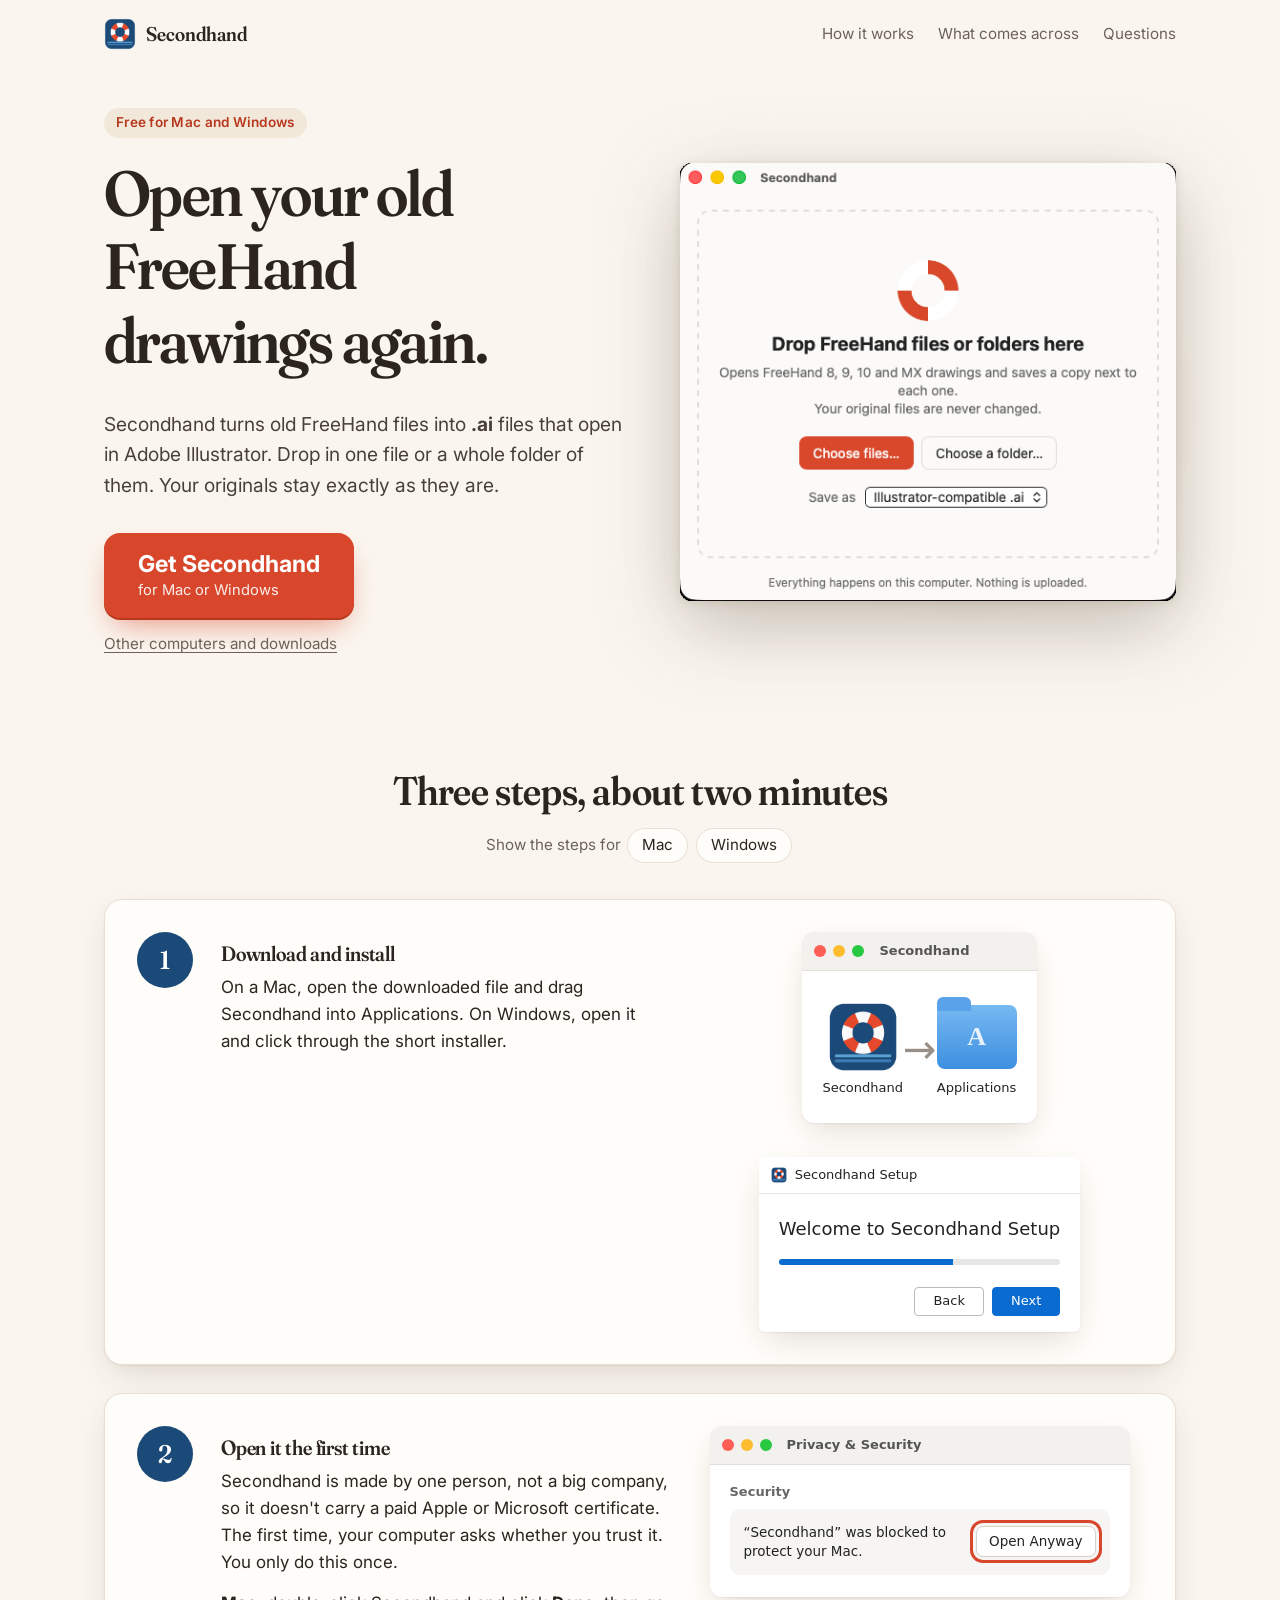
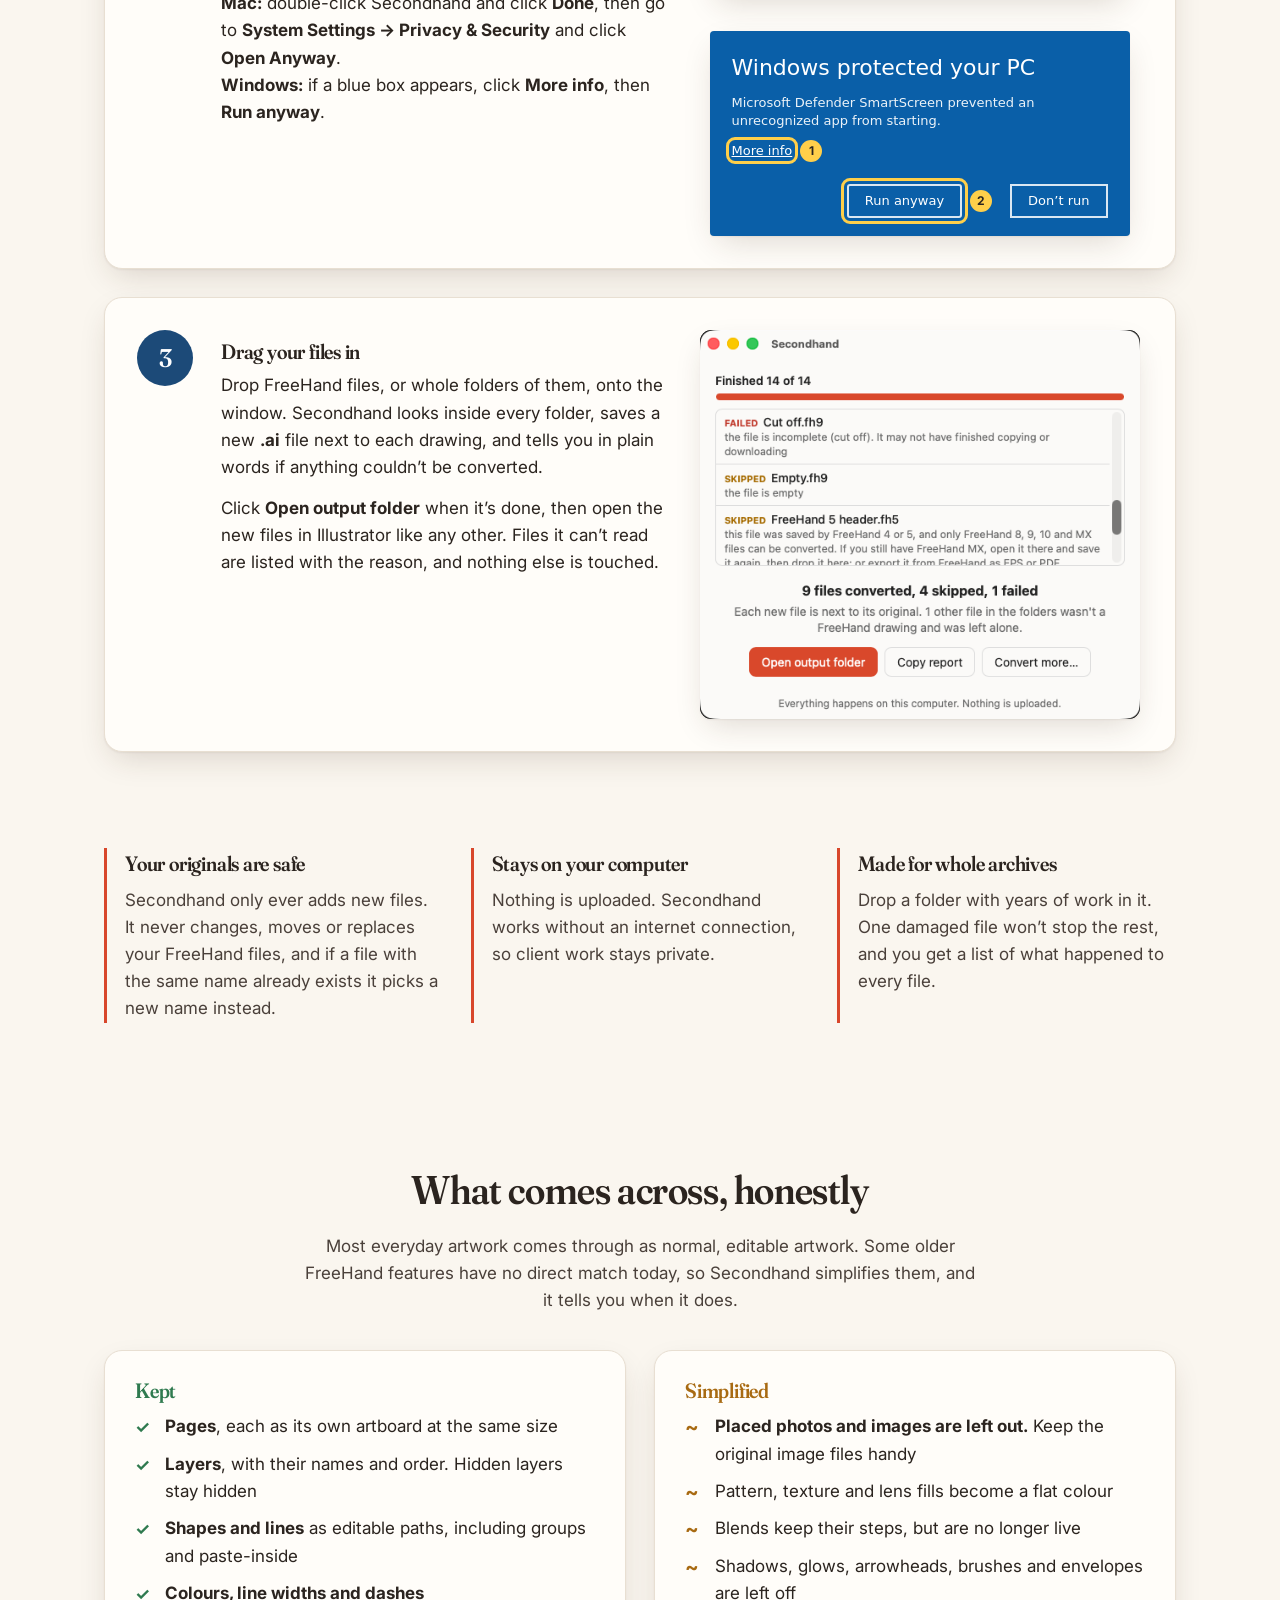
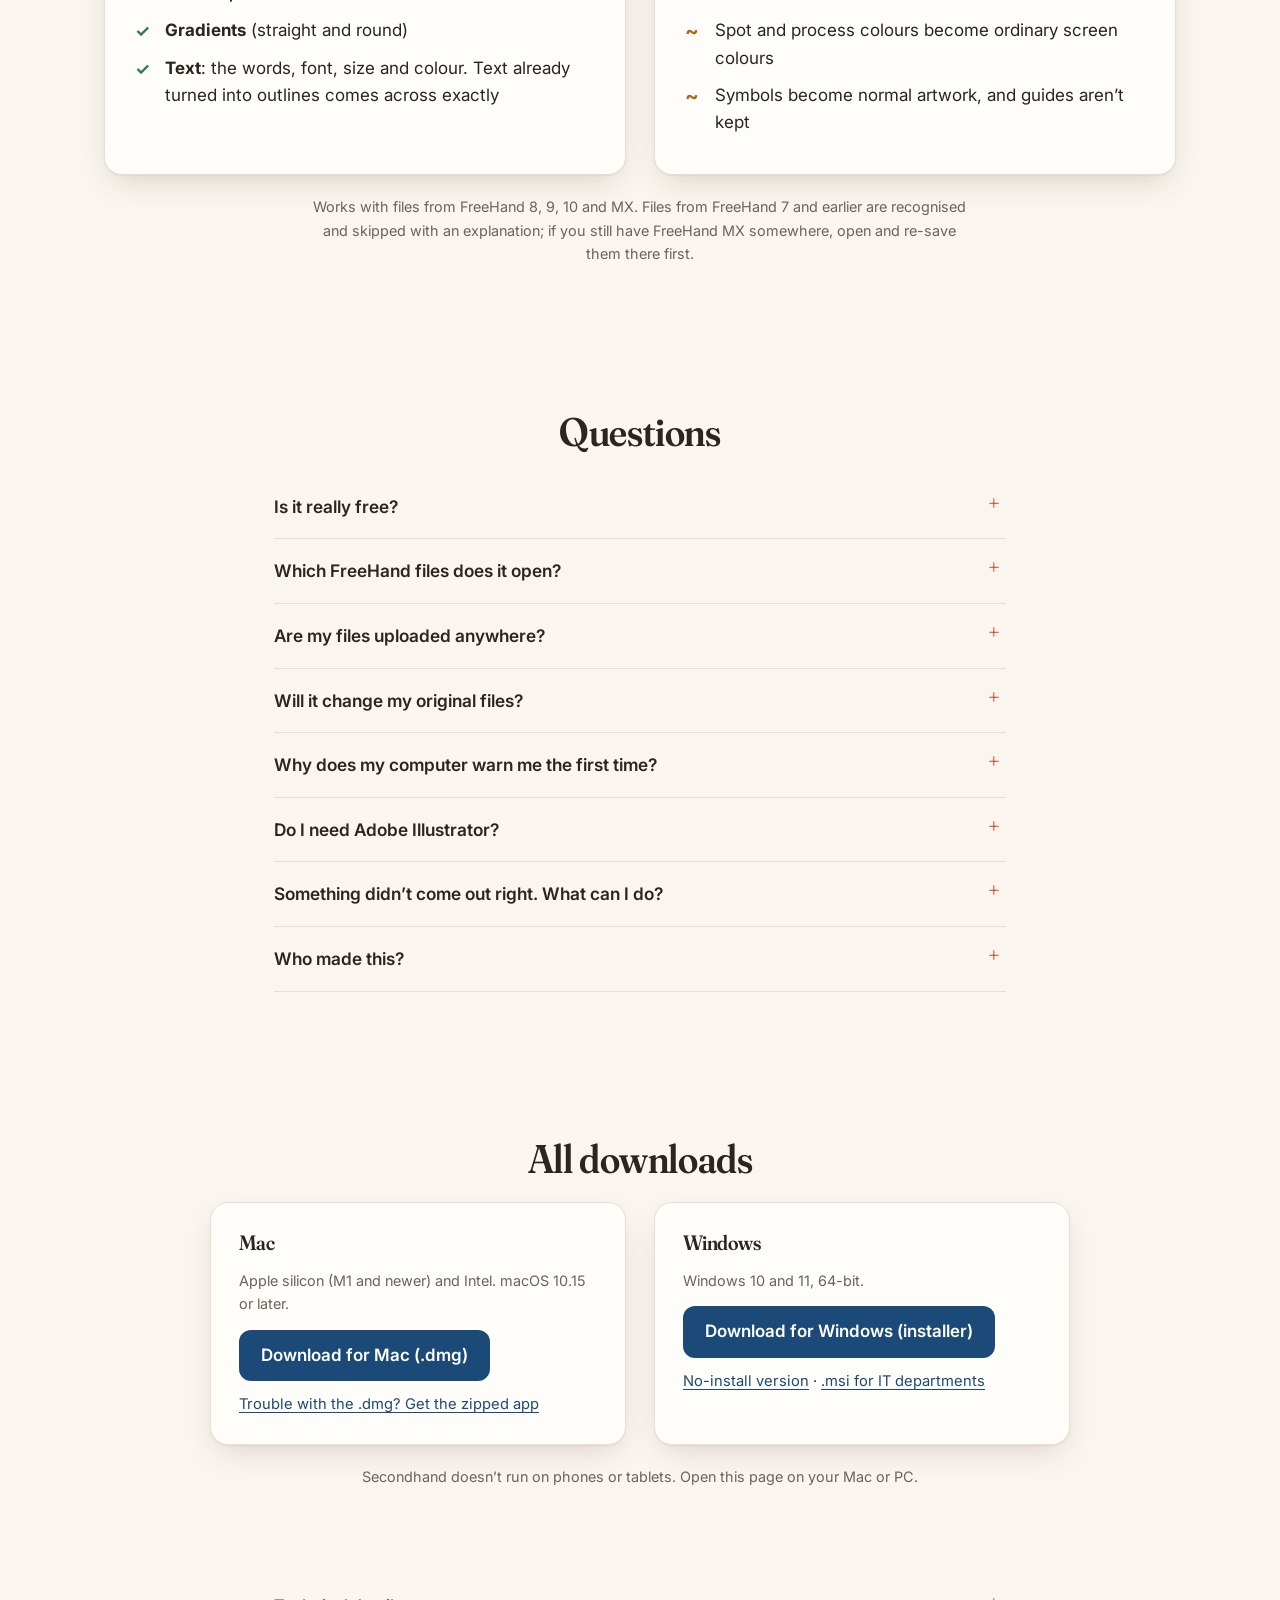
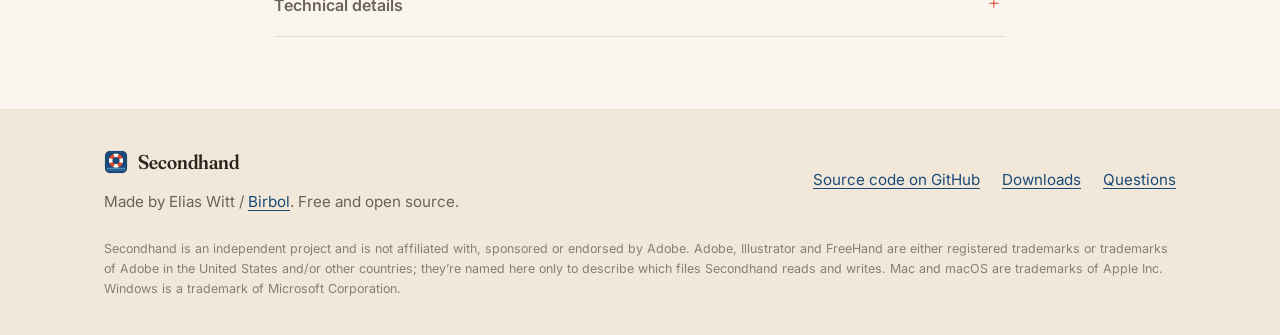
<file: site/index.html>
<!doctype html>
<html lang="en">
<head>
<meta charset="utf-8">
<meta name="viewport" content="width=device-width, initial-scale=1">
<title>Secondhand: open your old FreeHand drawings again</title>
<meta name="description" content="Secondhand turns old FreeHand files into .ai files that open in Adobe Illustrator. Drop in a file or a whole folder. Free for Mac and Windows, and your files never leave your computer.">
<link rel="canonical" href="https://secondhand.birbol.com/">
<link rel="icon" href="favicon.ico" sizes="any">
<link rel="icon" type="image/png" sizes="32x32" href="img/icon-32.png">
<link rel="apple-touch-icon" href="img/icon-180.png">
<meta name="theme-color" content="#faf6ef">
<meta property="og:type" content="website">
<meta property="og:site_name" content="Secondhand">
<meta property="og:title" content="Secondhand: open your old FreeHand drawings again">
<meta property="og:description" content="Drop in your old FreeHand files and get .ai files that open in Adobe Illustrator. Free for Mac and Windows. Nothing is uploaded.">
<meta property="og:url" content="https://secondhand.birbol.com/">
<meta property="og:image" content="https://secondhand.birbol.com/img/og.png">
<meta property="og:image:width" content="1200">
<meta property="og:image:height" content="630">
<meta property="og:image:alt" content="The Secondhand app after converting a folder of drawings">
<meta name="twitter:card" content="summary_large_image">
<meta name="twitter:title" content="Secondhand: open your old FreeHand drawings again">
<meta name="twitter:description" content="Drop in your old FreeHand files and get .ai files that open in Adobe Illustrator. Free for Mac and Windows.">
<meta name="twitter:image" content="https://secondhand.birbol.com/img/og.png">
<link rel="preload" href="fonts/fraunces.woff2" as="font" type="font/woff2" crossorigin>
<link rel="stylesheet" href="style.css">
</head>
<body class="os-any">

<header class="top">
  <a class="brand" href="#"><img src="img/icon-192.png" alt="" width="32" height="32"> Secondhand</a>
  <nav><a href="#how">How it works</a><a href="#kept">What comes across</a><a href="#faq">Questions</a></nav>
</header>

<main>

<section class="hero">
  <div class="hero-text">
    <p class="kicker">Free for Mac and Windows</p>
    <h1>Open your old FreeHand drawings&nbsp;again.</h1>
    <p class="lede">Secondhand turns old FreeHand files into <b>.ai</b> files that open in Adobe Illustrator. Drop in one file or a whole folder of them. Your originals stay exactly as they are.</p>

    <div class="download" id="download">
      <a class="big-button" id="dl-main" href="#downloads">
        <span class="bb-label" id="dl-label">Download Secondhand</span>
        <span class="bb-sub" id="dl-sub">for Mac or Windows</span>
      </a>
      <p class="dl-note" id="dl-note" hidden></p>
      <p class="other"><a href="#downloads" id="dl-other">Other computers and downloads</a></p>
    </div>
  </div>
  <figure class="hero-shot">
    <img src="img/mac-window.png" width="520" height="460" alt="Secondhand's window: Drop FreeHand files or folders here, with Choose files and Choose a folder buttons">
  </figure>
</section>

<section class="steps" id="how">
  <h2>Three steps, about two minutes</h2>
  <p class="switch">Show the steps for <button type="button" data-show="mac">Mac</button> <button type="button" data-show="win">Windows</button></p>

  <ol class="step-list">
    <li class="step">
      <div class="step-num">1</div>
      <div class="step-body">
        <h3>Download and install</h3>
        <p class="only-mac">Open the downloaded file and drag <b>Secondhand</b> into your <b>Applications</b> folder.</p>
        <p class="only-win">Open the downloaded file and click through the short installer.</p>
        <p class="only-any">On a Mac, open the downloaded file and drag Secondhand into Applications. On Windows, open it and click through the short installer.</p>
      </div>
      <div class="step-pics"><div class="step-pic only-mac-pic" aria-hidden="true">
        <div class="mock dmg">
          <div class="mock-bar"><i></i><i></i><i></i><span>Secondhand</span></div>
          <div class="dmg-row">
            <div class="dmg-item"><img src="img/icon-192.png" alt="" width="72" height="72"><span>Secondhand</span></div>
            <div class="dmg-arrow">→</div>
            <div class="dmg-item"><div class="folder"></div><span>Applications</span></div>
          </div>
        </div>
      </div>
      <div class="step-pic only-win-pic" aria-hidden="true">
        <div class="mock wininst">
          <div class="win-bar"><img src="img/icon-32.png" alt="" width="16" height="16"> Secondhand Setup</div>
          <div class="wininst-body">
            <p>Welcome to Secondhand Setup</p>
            <div class="wininst-bar"><span></span></div>
            <div class="wininst-btns"><span class="wbtn">Back</span><span class="wbtn primary">Next</span></div>
          </div>
        </div>
      </div>
      </div>
    </li>

    <li class="step">
      <div class="step-num">2</div>
      <div class="step-body">
        <h3>Open it the first time</h3>
        <p>Secondhand is made by one person, not a big company, so it doesn't carry a paid Apple or Microsoft certificate. The first time, your computer asks whether you trust it. You only do this once.</p>
        <div class="only-mac">
          <ol class="mini">
            <li>Double-click Secondhand. When the Mac says it wasn't opened, click <b>Done</b>.</li>
            <li>Open <b>System Settings</b>, then <b>Privacy &amp; Security</b>, and scroll down.</li>
            <li>Click <b>Open Anyway</b> and enter your Mac password.</li>
          </ol>
        </div>
        <div class="only-win">
          <ol class="mini">
            <li>If a blue box says <i>Windows protected your PC</i>, click <b>More info</b>.</li>
            <li>Then click <b>Run anyway</b>.</li>
          </ol>
        </div>
        <div class="only-any">
          <p><b>Mac:</b> double-click Secondhand and click <b>Done</b>, then go to <b>System Settings → Privacy &amp; Security</b> and click <b>Open Anyway</b>.<br><b>Windows:</b> if a blue box appears, click <b>More info</b>, then <b>Run anyway</b>.</p>
        </div>
      </div>
      <div class="step-pics"><div class="step-pic only-mac-pic">
        <div class="mock settings" role="img" aria-label="Illustration: the Security section of Privacy and Security in System Settings, with the Open Anyway button highlighted">
          <div class="mock-bar"><i></i><i></i><i></i><span>Privacy &amp; Security</span></div>
          <div class="settings-body">
            <p class="settings-h">Security</p>
            <div class="settings-row">
              <span>“Secondhand” was blocked to protect your Mac.</span>
              <span class="mac-btn hl">Open Anyway</span>
            </div>
          </div>
        </div>
      </div>
      <div class="step-pic only-win-pic">
        <div class="mock smartscreen" role="img" aria-label="Illustration: the blue Windows protected your PC box. Click More info, then Run anyway">
          <p class="ss-title">Windows protected your PC</p>
          <p class="ss-text">Microsoft Defender SmartScreen prevented an unrecognized app from starting.</p>
          <p class="ss-link"><span class="hl-ring">More info</span><em class="callout">1</em></p>
          <div class="ss-btns"><span class="ss-btn hl-ring">Run anyway</span><em class="callout">2</em><span class="ss-btn">Don’t run</span></div>
        </div>
      </div>
      </div>
    </li>

    <li class="step">
      <div class="step-num">3</div>
      <div class="step-body">
        <h3>Drag your files in</h3>
        <p>Drop FreeHand files, or whole folders of them, onto the window. Secondhand looks inside every folder, saves a new <b>.ai</b> file next to each drawing, and tells you in plain words if anything couldn’t be converted.</p>
        <p>Click <b>Open output folder</b> when it’s done, then open the new files in Illustrator like any other. Files it can’t read are listed with the reason, and nothing else is touched.</p>
      </div>
      <div class="step-pic">
        <img class="shot pic-notwin" src="img/mac-batch.png" width="520" height="460" alt="Secondhand on a Mac after a folder was dropped in: 9 files converted, 4 skipped, 1 failed, each with a short reason">
        <img class="shot pic-win" src="img/windows-batch.png" width="518" height="488" alt="Secondhand on Windows after a folder was dropped in: 9 files converted, 4 skipped, 1 failed, each with a short reason">
      </div>
    </li>
  </ol>
</section>

<section class="promises">
  <div class="promise"><h3>Your originals are safe</h3><p>Secondhand only ever adds new files. It never changes, moves or replaces your FreeHand files, and if a file with the same name already exists it picks a new name instead.</p></div>
  <div class="promise"><h3>Stays on your computer</h3><p>Nothing is uploaded. Secondhand works without an internet connection, so client work stays private.</p></div>
  <div class="promise"><h3>Made for whole archives</h3><p>Drop a folder with years of work in it. One damaged file won’t stop the rest, and you get a list of what happened to every file.</p></div>
</section>

<section class="kept" id="kept">
  <h2>What comes across, honestly</h2>
  <p class="section-lede">Most everyday artwork comes through as normal, editable artwork. Some older FreeHand features have no direct match today, so Secondhand simplifies them, and it tells you when it does.</p>
  <div class="kept-grid">
    <div class="card good">
      <h3>Kept</h3>
      <ul>
        <li><b>Pages</b>, each as its own artboard at the same size</li>
        <li><b>Layers</b>, with their names and order. Hidden layers stay hidden</li>
        <li><b>Shapes and lines</b> as editable paths, including groups and paste-inside</li>
        <li><b>Colours, line widths and dashes</b></li>
        <li><b>Gradients</b> (straight and round)</li>
        <li><b>Text</b>: the words, font, size and colour. Text already turned into outlines comes across exactly</li>
      </ul>
    </div>
    <div class="card meh">
      <h3>Simplified</h3>
      <ul>
        <li><b>Placed photos and images are left out.</b> Keep the original image files handy</li>
        <li>Pattern, texture and lens fills become a flat colour</li>
        <li>Blends keep their steps, but are no longer live</li>
        <li>Shadows, glows, arrowheads, brushes and envelopes are left off</li>
        <li>Spot and process colours become ordinary screen colours</li>
        <li>Symbols become normal artwork, and guides aren’t kept</li>
      </ul>
    </div>
  </div>
  <p class="small">Works with files from FreeHand 8, 9, 10 and MX. Files from FreeHand 7 and earlier are recognised and skipped with an explanation; if you still have FreeHand MX somewhere, open and re-save them there first.</p>
</section>

<section class="faq" id="faq">
  <h2>Questions</h2>
  <details><summary>Is it really free?</summary><p>Yes. Secondhand is free to download and use, with no account, no trial and no ads. It’s also open source, so anyone can look at how it works.</p></details>
  <details><summary>Which FreeHand files does it open?</summary><p>Drawings and templates from FreeHand 8, 9, 10 and MX (also called FreeHand 11). That includes old Mac files that have no “.fh” ending at all. Secondhand checks what’s inside them.</p></details>
  <details><summary>Are my files uploaded anywhere?</summary><p>No. Everything happens on your own computer, and Secondhand never connects to the internet. That makes it fine for client work and private archives.</p></details>
  <details><summary>Will it change my original files?</summary><p>Never. Each new file is saved next to its original. If “Logo.ai” already exists, you get “Logo (1).ai” instead. Nothing is ever replaced.</p></details>
  <details><summary>Why does my computer warn me the first time?</summary><p>Apple and Microsoft charge developers yearly for the certificate that silences that warning. Secondhand is a free project without one, so you confirm once that you trust it (see step 2 above). After that it opens like any other app.</p></details>
  <details><summary>Do I need Adobe Illustrator?</summary><p>Only to edit the .ai files in Illustrator. Secondhand can also save PDF files, which open in Preview, Acrobat, Affinity Designer and Inkscape, or SVG files for the web. Pick one under “Save as” in the window.</p></details>
  <details><summary>Something didn’t come out right. What can I do?</summary><p>Click <b>Copy report</b> in Secondhand and paste it into a message on the <a href="https://github.com/realwitt/secondhand/issues">project’s feedback page</a>. Please don’t attach client files unless you’re allowed to share them.</p></details>
  <details><summary>Who made this?</summary><p>Secondhand is made by Elias Witt at <a href="https://birbol.com">Birbol</a>, for designers whose best work is stuck in files nothing opens anymore.</p></details>
</section>

<section class="downloads" id="downloads">
  <h2>All downloads</h2>
  <div class="dl-grid">
    <div class="dl-card">
      <h3>Mac</h3>
      <p class="small">Apple silicon (M1 and newer) and Intel. macOS 10.15 or later.</p>
      <a class="btn" data-file="Secondhand_0.1.0_universal.dmg" href="https://github.com/realwitt/secondhand/releases/latest/download/Secondhand_0.1.0_universal.dmg">Download for Mac (.dmg)</a>
      <p class="alt"><a data-file="Secondhand_0.1.0_universal.app.zip" href="https://github.com/realwitt/secondhand/releases/latest/download/Secondhand_0.1.0_universal.app.zip">Trouble with the .dmg? Get the zipped app</a></p>
    </div>
    <div class="dl-card">
      <h3>Windows</h3>
      <p class="small">Windows 10 and 11, 64-bit.</p>
      <a class="btn" data-file="Secondhand_0.1.0_x64-setup.exe" href="https://github.com/realwitt/secondhand/releases/latest/download/Secondhand_0.1.0_x64-setup.exe">Download for Windows (installer)</a>
      <p class="alt"><a data-file="Secondhand_0.1.0_x64_portable.exe" href="https://github.com/realwitt/secondhand/releases/latest/download/Secondhand_0.1.0_x64_portable.exe">No-install version</a> · <a data-file="Secondhand_0.1.0_x64_en-US.msi" href="https://github.com/realwitt/secondhand/releases/latest/download/Secondhand_0.1.0_x64_en-US.msi">.msi for IT departments</a></p>
    </div>
  </div>
  <p class="small center">Secondhand doesn’t run on phones or tablets. Open this page on your Mac or PC.</p>
</section>

<section class="tech">
  <details>
    <summary>Technical details</summary>
    <div class="tech-body">
      <p><b>The .ai file.</b> Secondhand writes a “PDF-compatible” .ai: a PDF 1.7 file with one page per artboard and each FreeHand layer as a PDF optional-content layer (hidden layers start hidden). Illustrator opens these by reading the PDF part, so the artwork arrives as editable paths. The PDF option writes the same file with a .pdf name; SVG writes one file per page.</p>
      <p><b>Signing.</b> The Mac app is a universal binary (arm64 + x86_64) with an ad-hoc signature, not notarised; the Windows builds are unsigned. That’s why the first-launch confirmation is needed.</p>
      <p><b>Under the hood.</b> Secondhand is a Tauri 2 app in Rust. FreeHand files are read by the <a href="https://github.com/storytold/vectorcraft">VectorCraft</a> engine’s FreeHand importer (MIT OR Apache-2.0). There is also a command-line version, including a Linux build, for scripted batches: <code>secondhand-cli [--format ai|pdf|svg] [--json report.json] PATH…</code> (<a href="https://github.com/realwitt/secondhand/releases/latest/download/secondhand-cli-linux-x64">Linux download</a>).</p>
      <p><b>Every release file</b>, checksums and release notes are on the <a href="https://github.com/realwitt/secondhand/releases/latest">release page</a>. Source code, build instructions and licences are in the <a href="https://github.com/realwitt/secondhand">repository</a>. Secondhand is MIT OR Apache-2.0; this site uses the Fraunces and Inter typefaces (SIL Open Font License).</p>
    </div>
  </details>
</section>

</main>

<footer>
  <div class="foot-row">
    <div><a class="brand" href="#"><img src="img/icon-192.png" alt="" width="24" height="24"> Secondhand</a><p>Made by Elias Witt / <a href="https://birbol.com">Birbol</a>. Free and open source.</p></div>
    <div class="foot-links"><a href="https://github.com/realwitt/secondhand">Source code on GitHub</a><a href="#downloads">Downloads</a><a href="#faq">Questions</a></div>
  </div>
  <p class="tm">Secondhand is an independent project and is not affiliated with, sponsored or endorsed by Adobe. Adobe, Illustrator and FreeHand are either registered trademarks or trademarks of Adobe in the United States and/or other countries; they’re named here only to describe which files Secondhand reads and writes. Mac and macOS are trademarks of Apple Inc. Windows is a trademark of Microsoft Corporation.</p>
</footer>

<script src="main.js"></script>
</body>
</html>
</file>
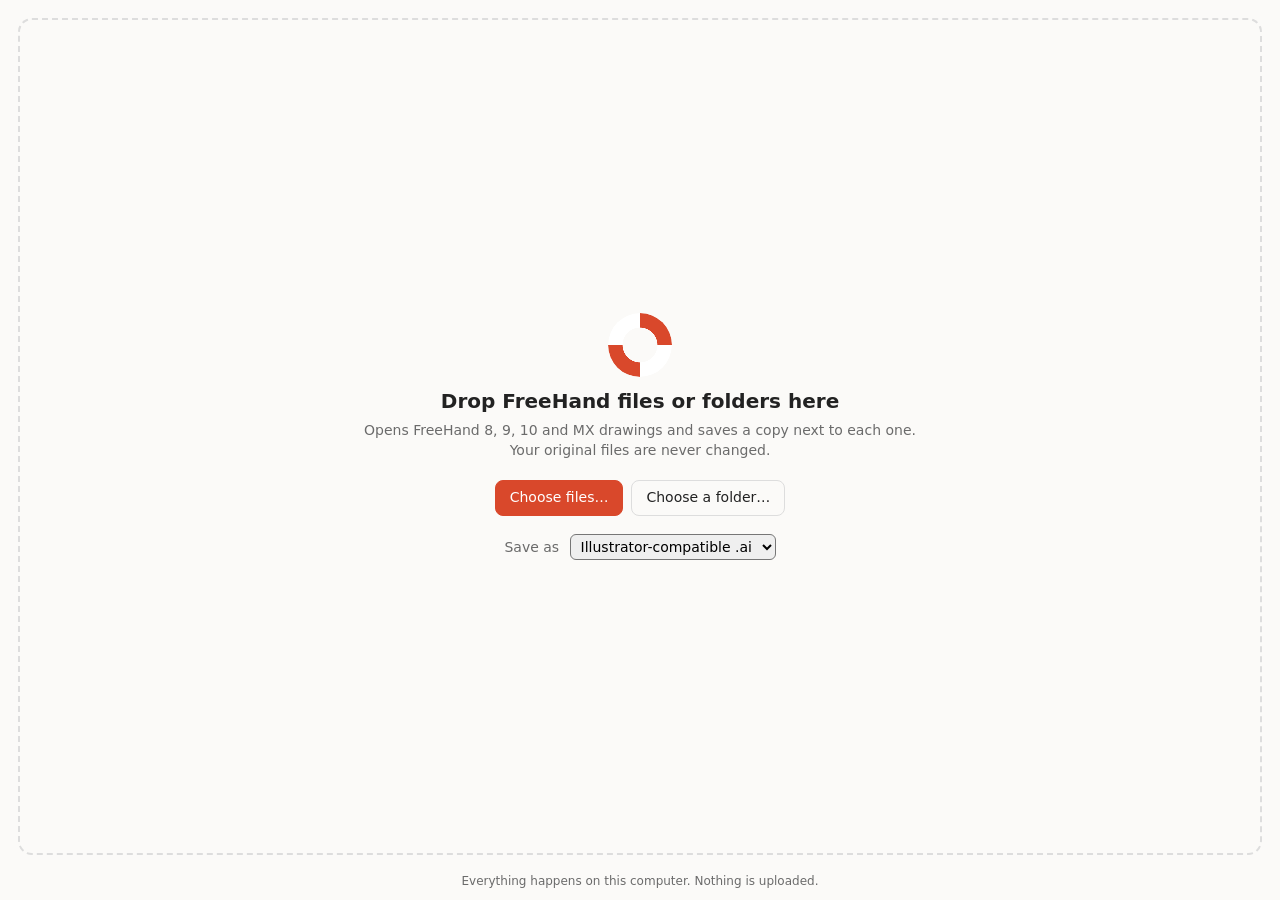
<file: app/ui/index.html>
<!doctype html>
<html lang="en">
<head>
<meta charset="utf-8">
<meta name="viewport" content="width=device-width, initial-scale=1">
<title>Secondhand</title>
<link rel="stylesheet" href="style.css">
</head>
<body>
  <main>
    <section id="drop" class="drop" tabindex="0">
      <div class="ring" aria-hidden="true"></div>
      <h1>Drop FreeHand files or folders here</h1>
      <p class="sub">Opens FreeHand 8, 9, 10 and MX drawings and saves a copy next to each one.<br>Your original files are never changed.</p>
      <div class="buttons">
        <button id="choose" class="primary">Choose files…</button>
        <button id="chooseFolder">Choose a folder…</button>
      </div>
      <label class="fmt">Save as
        <select id="format">
          <option value="ai" selected>Illustrator-compatible .ai</option>
          <option value="pdf">PDF</option>
          <option value="svg">SVG (one file per page)</option>
        </select>
      </label>
    </section>

    <section id="work" hidden>
      <div class="status"><span id="statusText">Converting…</span> <span id="count"></span></div>
      <progress id="bar" max="1" value="0"></progress>
      <ol id="files" class="files"></ol>
      <div id="summary" class="summary" hidden>
        <h2 id="summaryTitle"></h2>
        <p id="summaryNote" class="sub"></p>
        <div class="buttons">
          <button id="openFolder" class="primary" hidden>Open output folder</button>
          <button id="copyReport">Copy report</button>
          <button id="again">Convert more…</button>
        </div>
      </div>
    </section>
  </main>
  <footer>Everything happens on this computer. Nothing is uploaded.</footer>
<script src="main.js"></script>
</body>
</html>
</file>
<file: site/style.css>
@font-face { font-family: "Fraunces"; src: url(fonts/fraunces.woff2) format("woff2"); font-weight: 400 700; font-display: swap; }
@font-face { font-family: "Inter"; src: url(fonts/inter.woff2) format("woff2"); font-weight: 100 900; font-display: swap; }

:root {
  --bg: #faf6ef; --paper: #fffdf9; --ink: #2b241f; --muted: #6d625a; --line: #e8dfd2;
  --red: #d8472b; --red-dark: #b8381f; --navy: #1c4a78; --sand: #f1e8da; --green: #2f7a4f; --amber: #a86a12;
  --radius: 18px; --shadow: 0 1px 2px rgba(60,40,20,.06), 0 12px 32px -8px rgba(60,40,20,.18);
}
* { box-sizing: border-box; }
html { scroll-behavior: smooth; -webkit-text-size-adjust: 100%; }
body { margin: 0; background: var(--bg); color: var(--ink); font: 17px/1.6 "Inter", system-ui, -apple-system, "Segoe UI", sans-serif; }
img { max-width: 100%; height: auto; }
a { color: var(--navy); text-underline-offset: 3px; }
a:hover { color: var(--red-dark); }
h1, h2, h3 { font-family: "Fraunces", Georgia, serif; font-weight: 600; line-height: 1.15; letter-spacing: -0.01em; margin: 0 0 .5em; }
h1 { font-size: clamp(2.3rem, 5.4vw, 4rem); letter-spacing: -0.025em; }
h2 { font-size: clamp(1.8rem, 3.4vw, 2.5rem); text-align: center; }
h3 { font-size: 1.3rem; }
main > section { max-width: 1120px; margin: 0 auto; padding: 72px 24px; }
.small { font-size: .9rem; color: var(--muted); }
.center { text-align: center; }

/* header */
.top { display: flex; align-items: center; justify-content: space-between; max-width: 1120px; margin: 0 auto; padding: 18px 24px; gap: 16px; }
.brand { display: inline-flex; align-items: center; gap: 10px; font-family: "Fraunces", Georgia, serif; font-weight: 600; font-size: 1.25rem; color: var(--ink); text-decoration: none; }
.brand img { border-radius: 7px; }
.top nav { display: flex; gap: 24px; font-size: .95rem; }
.top nav a { color: var(--muted); text-decoration: none; }
.top nav a:hover { color: var(--ink); }

/* hero */
.hero { display: grid; grid-template-columns: 1.05fr 1fr; gap: 56px; align-items: center; padding-top: 40px !important; }
.kicker { display: inline-block; margin: 0 0 18px; padding: 4px 12px; border-radius: 99px; background: var(--sand); color: var(--red-dark); font-weight: 600; font-size: .85rem; letter-spacing: .02em; }
.lede { font-size: 1.2rem; color: #4a403a; max-width: 33em; margin: 0 0 32px; }
.big-button { display: inline-flex; flex-direction: column; align-items: flex-start; padding: 18px 34px 16px; border-radius: 16px; background: var(--red); color: #fff; text-decoration: none; box-shadow: 0 2px 0 var(--red-dark), 0 14px 30px -10px rgba(216,71,43,.6); transition: transform .12s, background .12s; }
.big-button:hover { background: var(--red-dark); color: #fff; transform: translateY(-1px); }
.big-button:focus-visible, .btn:focus-visible, button:focus-visible, summary:focus-visible { outline: 3px solid var(--navy); outline-offset: 3px; }
.bb-label { font-size: 1.45rem; font-weight: 700; line-height: 1.2; }
.bb-sub { font-size: .92rem; opacity: .9; }
.dl-note { margin: 14px 0 0; padding: 10px 14px; background: #fff3d9; border-radius: 10px; font-size: .95rem; max-width: 30em; }
.other { margin: 14px 0 0; font-size: .95rem; }
.other a { color: var(--muted); }
.hero-shot { margin: 0; position: relative; }
.hero-shot::before { content: ""; position: absolute; inset: 8% -6% -6% 10%; background: radial-gradient(closest-side, #f3d6c4, transparent); z-index: -1; }
.hero-shot img { display: block; margin: 0 auto; filter: drop-shadow(0 24px 40px rgba(60,40,20,.25)) drop-shadow(0 2px 4px rgba(60,40,20,.12)); }

/* steps */
.steps { padding-top: 40px !important; }
.switch { text-align: center; color: var(--muted); font-size: .95rem; margin: -6px 0 36px; }
.switch button { font: inherit; padding: 4px 14px; margin: 0 2px; border-radius: 99px; border: 1px solid var(--line); background: var(--paper); color: var(--ink); cursor: pointer; }
.switch button[aria-pressed="true"] { background: var(--ink); border-color: var(--ink); color: #fff; }
.step-list { list-style: none; margin: 0; padding: 0; display: grid; gap: 28px; }
.step { display: grid; grid-template-columns: 56px 1fr 1fr; gap: 28px; align-items: center; background: var(--paper); border: 1px solid var(--line); border-radius: var(--radius); padding: 32px; box-shadow: var(--shadow); }
.step-num { width: 56px; height: 56px; border-radius: 50%; background: var(--navy); color: #fff; display: grid; place-items: center; font: 600 1.6rem "Fraunces", Georgia, serif; align-self: start; }
.step-body p { margin: 0 0 .8em; }
.mini { padding-left: 1.2em; margin: 0; }
.mini li { margin-bottom: .35em; }
.step-pic { display: flex; flex-direction: column; gap: 16px; align-items: center; }
.shot { border-radius: 11px; box-shadow: var(--shadow); max-width: 440px; width: 100%; }

/* OS switching */
.only-mac, .only-win, .only-mac-pic, .only-win-pic { display: none; }
.os-mac .only-mac, .os-win .only-win { display: block; }
.os-mac .only-mac-pic, .os-win .only-win-pic, .os-any .only-mac-pic, .os-any .only-win-pic { display: flex; }
.os-mac .only-any, .os-win .only-any { display: none; }
.os-any .step-pic.only-mac-pic + .step-pic.only-win-pic { margin-top: 16px; }
.os-any .step { grid-template-columns: 56px 1fr 1fr; }

/* mock dialogs (drawn, not screenshots) */
.mock { width: 100%; max-width: 420px; background: #fff; border-radius: 12px; box-shadow: var(--shadow); overflow: hidden; font: 14px/1.4 -apple-system, "Segoe UI", system-ui, sans-serif; color: #222; }
.mock-bar { display: flex; align-items: center; gap: 7px; padding: 10px 12px; background: #f3f1ee; border-bottom: 1px solid #e3ded7; font-weight: 600; font-size: 13px; color: #555; }
.mock-bar i { width: 12px; height: 12px; border-radius: 50%; background: #ff5f57; }
.mock-bar i:nth-child(2) { background: #febc2e; } .mock-bar i:nth-child(3) { background: #28c840; }
.mock-bar span { margin-left: 8px; }
.dmg-row { display: flex; align-items: center; justify-content: space-around; padding: 30px 20px 26px; }
.dmg-item { display: flex; flex-direction: column; align-items: center; gap: 6px; font-size: 13px; }
.dmg-item img { border-radius: 16px; }
.dmg-arrow { font-size: 40px; color: #9a8f86; }
.folder { width: 80px; height: 64px; margin: 4px 0 4px; border-radius: 8px; background: linear-gradient(#77b9f2, #3d8fe0); position: relative; }
.folder::before { content: ""; position: absolute; top: -8px; left: 0; width: 34px; height: 14px; border-radius: 6px 6px 0 0; background: #5aa3ea; }
.folder::after { content: "A"; position: absolute; inset: 0; display: grid; place-items: center; color: rgba(255,255,255,.85); font: 700 26px Georgia, serif; }
.settings-body { padding: 18px 20px 22px; }
.settings-h { margin: 0 0 8px; font-weight: 700; font-size: 13px; color: #666; }
.settings-row { display: flex; align-items: center; justify-content: space-between; gap: 14px; padding: 14px; border-radius: 10px; background: #f6f5f3; font-size: 13.5px; }
.mac-btn { flex: none; padding: 5px 12px; border-radius: 7px; background: #fff; border: 1px solid #d5d0ca; font-weight: 500; }
.hl { outline: 3px solid var(--red); outline-offset: 3px; animation: pulse 2s ease-in-out infinite; }
.hl-ring { outline: 3px solid #ffcf4a; outline-offset: 3px; border-radius: 3px; }
@keyframes pulse { 50% { outline-offset: 6px; } }
@media (prefers-reduced-motion: reduce) { .hl { animation: none; } html { scroll-behavior: auto; } }
.smartscreen { background: #0a5fa8; color: #fff; padding: 22px 22px 18px; border-radius: 4px; font-family: "Segoe UI", system-ui, sans-serif; }
.ss-title { font-size: 22px; font-weight: 300; margin: 0 0 10px; }
.ss-text { font-size: 13px; margin: 0 0 10px; opacity: .92; }
.ss-link { margin: 0 0 22px; font-size: 13px; text-decoration: underline; }
.ss-btns { display: flex; justify-content: flex-end; gap: 10px; align-items: center; }
.ss-btn { padding: 6px 16px; border: 2px solid rgba(255,255,255,.85); font-size: 13px; }
.callout { display: inline-grid; place-items: center; width: 22px; height: 22px; margin-left: 8px; border-radius: 50%; background: #ffcf4a; color: #2b241f; font: 700 12px/1 "Inter", sans-serif; text-decoration: none; }
.ss-btns .callout { margin: 0 8px 0 -2px; }
.wininst { border-radius: 6px; }
.win-bar { display: flex; align-items: center; gap: 8px; padding: 9px 12px; font-size: 13px; border-bottom: 1px solid #e5e5e5; }
.wininst-body { padding: 22px 20px 16px; }
.wininst-body p { margin: 0 0 18px; font-size: 18px; font-weight: 300; }
.wininst-bar { height: 6px; border-radius: 3px; background: #e6e6e6; overflow: hidden; margin-bottom: 22px; }
.wininst-bar span { display: block; width: 62%; height: 100%; background: #0a6cd1; }
.wininst-btns { display: flex; justify-content: flex-end; gap: 8px; }
.wbtn { padding: 4px 18px; border: 1px solid #bbb; border-radius: 4px; font-size: 13px; }
.wbtn.primary { background: #0a6cd1; border-color: #0a6cd1; color: #fff; }

/* promises */
.promises { display: grid; grid-template-columns: repeat(3, 1fr); gap: 28px; padding-top: 24px !important; }
.promise { padding: 4px 4px 0 18px; border-left: 3px solid var(--red); }
.promise p { margin: 0; color: #4a403a; }

/* kept / simplified */
.section-lede { text-align: center; max-width: 40em; margin: 0 auto 36px; color: #4a403a; }
.kept-grid { display: grid; grid-template-columns: 1fr 1fr; gap: 28px; margin-bottom: 20px; }
.card { background: var(--paper); border: 1px solid var(--line); border-radius: var(--radius); padding: 28px 30px; box-shadow: var(--shadow); }
.card ul { margin: 0; padding: 0; list-style: none; }
.card li { position: relative; padding-left: 30px; margin-bottom: .6em; }
.card li::before { position: absolute; left: 0; top: .05em; font-weight: 700; }
.good h3 { color: var(--green); } .good li::before { content: "✓"; color: var(--green); }
.meh h3 { color: var(--amber); } .meh li::before { content: "~"; color: var(--amber); font-size: 1.2em; top: -.1em; }
.kept .small { text-align: center; max-width: 46em; margin: 0 auto; }

/* faq */
.faq { max-width: 780px !important; }
details { border-bottom: 1px solid var(--line); }
summary { cursor: pointer; list-style: none; padding: 18px 40px 18px 0; position: relative; font-weight: 600; font-size: 1.08rem; }
summary::-webkit-details-marker { display: none; }
summary::after { content: "+"; position: absolute; right: 6px; top: 12px; font: 400 1.6rem "Fraunces", Georgia, serif; color: var(--red); transition: transform .15s; }
details[open] > summary::after { transform: rotate(45deg); }
details p { margin: 0 0 18px; color: #4a403a; }

/* downloads */
.dl-grid { display: grid; grid-template-columns: 1fr 1fr; gap: 28px; max-width: 860px; margin: 0 auto 20px; }
.dl-card { background: var(--paper); border: 1px solid var(--line); border-radius: var(--radius); padding: 28px; box-shadow: var(--shadow); }
.btn { display: inline-block; padding: 12px 22px; border-radius: 12px; background: var(--navy); color: #fff; font-weight: 600; text-decoration: none; }
.btn:hover { background: #143a60; color: #fff; }
.alt { margin: 12px 0 0; font-size: .92rem; }

/* tech */
.tech { max-width: 780px !important; padding-top: 0 !important; }
.tech summary { color: var(--muted); font-size: 1rem; }
.tech-body { font-size: .95rem; color: #4a403a; padding-bottom: 8px; }
.tech-body p { margin: 0 0 14px; }
code { font: .88em ui-monospace, "SF Mono", Consolas, monospace; background: var(--sand); padding: 1px 5px; border-radius: 5px; word-break: break-word; }

/* footer */
footer { border-top: 1px solid var(--line); background: var(--sand); }
.foot-row { max-width: 1120px; margin: 0 auto; padding: 36px 24px 12px; display: flex; justify-content: space-between; gap: 24px; flex-wrap: wrap; }
.foot-row p { margin: 8px 0 0; color: var(--muted); font-size: .95rem; }
.foot-links { display: flex; gap: 22px; flex-wrap: wrap; align-items: center; font-size: .95rem; }
.tm { max-width: 1120px; margin: 0 auto; padding: 12px 24px 36px; font-size: .78rem; color: #8a7e74; }

/* responsive */
@media (max-width: 900px) {
  .hero { grid-template-columns: 1fr; gap: 36px; text-align: center; }
  .lede { margin-left: auto; margin-right: auto; }
  .big-button { align-items: center; }
  .dl-note { margin-left: auto; margin-right: auto; }
  .hero-shot img { max-width: 420px; width: 100%; }
  .step, .os-any .step { grid-template-columns: 48px 1fr; padding: 24px; }
  .step-pic { grid-column: 1 / -1; }
  .step-num { width: 48px; height: 48px; font-size: 1.35rem; }
  .promises { grid-template-columns: 1fr; }
}
@media (max-width: 640px) {
  body { font-size: 16px; }
  main > section { padding: 52px 18px; }
  .top { padding: 14px 18px; }
  .top nav { display: none; }
  .kept-grid, .dl-grid { grid-template-columns: 1fr; }
  .big-button { width: 100%; padding: 18px 20px 16px; }
  .step, .os-any .step { grid-template-columns: 1fr; gap: 18px; }
  .step-num { align-self: auto; }
  .card { padding: 22px; }
  .settings-row { flex-direction: column; align-items: flex-start; }
}
.step-pics { display: flex; flex-direction: column; gap: 18px; align-items: center; }
@media (max-width: 900px) { .step-pics { grid-column: 1 / -1; } }
.pic-win { display: none; }
.os-win .pic-win { display: block; }
.os-win .pic-notwin { display: none; }
.step { align-items: start; }
.step-body { padding-top: 10px; }
.step-body h3 { margin-bottom: .4em; }
</file>
<file: app/ui/style.css>
:root { color-scheme: light dark; --accent: #d9482b; --bg: #fbfaf8; --fg: #222; --muted: #6b6b6b; --line: #ddd; --ok: #1f8a4c; --warn: #a66b00; --bad: #c0392b; }
[hidden] { display: none !important; }
@media (prefers-color-scheme: dark) { :root { --bg: #1f1f1f; --fg: #eee; --muted: #a8a8a8; --line: #3a3a3a; } }
* { box-sizing: border-box; }
html, body { margin: 0; height: 100%; background: var(--bg); color: var(--fg); font: 14px/1.4 -apple-system, BlinkMacSystemFont, "Segoe UI", system-ui, sans-serif; }
body { display: flex; flex-direction: column; }
main { flex: 1; padding: 18px; display: flex; flex-direction: column; min-height: 0; }
.drop { flex: 1; border: 2px dashed var(--line); border-radius: 14px; display: flex; flex-direction: column; align-items: center; justify-content: center; text-align: center; padding: 20px; transition: background .15s, border-color .15s; }
.drop.hover { border-color: var(--accent); background: color-mix(in srgb, var(--accent) 8%, transparent); }
h1 { font-size: 20px; margin: 10px 0 6px; }
h2 { font-size: 16px; margin: 4px 0; }
.sub { color: var(--muted); margin: 0 0 14px; }
.ring { width: 64px; height: 64px; border-radius: 50%; background: conic-gradient(var(--accent) 0 25%, #fff 0 50%, var(--accent) 0 75%, #fff 0); -webkit-mask: radial-gradient(circle, transparent 38%, #000 39%); mask: radial-gradient(circle, transparent 38%, #000 39%); }
.buttons { display: flex; gap: 8px; justify-content: center; flex-wrap: wrap; margin: 6px 0; }
button { font: inherit; padding: 7px 14px; border-radius: 8px; border: 1px solid var(--line); background: transparent; color: var(--fg); cursor: pointer; }
button.primary { background: var(--accent); border-color: var(--accent); color: #fff; }
button:disabled { opacity: .5; cursor: default; }
.fmt { margin-top: 12px; color: var(--muted); }
select { font: inherit; margin-left: 6px; padding: 3px 6px; border-radius: 6px; }
#work { flex: 1; display: flex; flex-direction: column; min-height: 0; }
.status { font-weight: 600; margin-bottom: 6px; }
progress { width: 100%; height: 8px; accent-color: var(--accent); }
.files { list-style: none; margin: 10px 0; padding: 0; overflow: auto; flex: 1; border: 1px solid var(--line); border-radius: 8px; }
.files li { padding: 6px 10px; border-bottom: 1px solid var(--line); }
.files li:last-child { border-bottom: 0; }
.files .name { font-weight: 500; word-break: break-all; }
.files .why { color: var(--muted); font-size: 12.5px; }
.files .tag { font-size: 11px; font-weight: 700; text-transform: uppercase; margin-right: 6px; }
.converted .tag { color: var(--ok); } .skipped .tag { color: var(--warn); } .failed .tag { color: var(--bad); } .working .tag { color: var(--muted); }
.summary { padding-top: 4px; text-align: center; }
footer { color: var(--muted); font-size: 12px; text-align: center; padding: 0 0 10px; }
</file>
